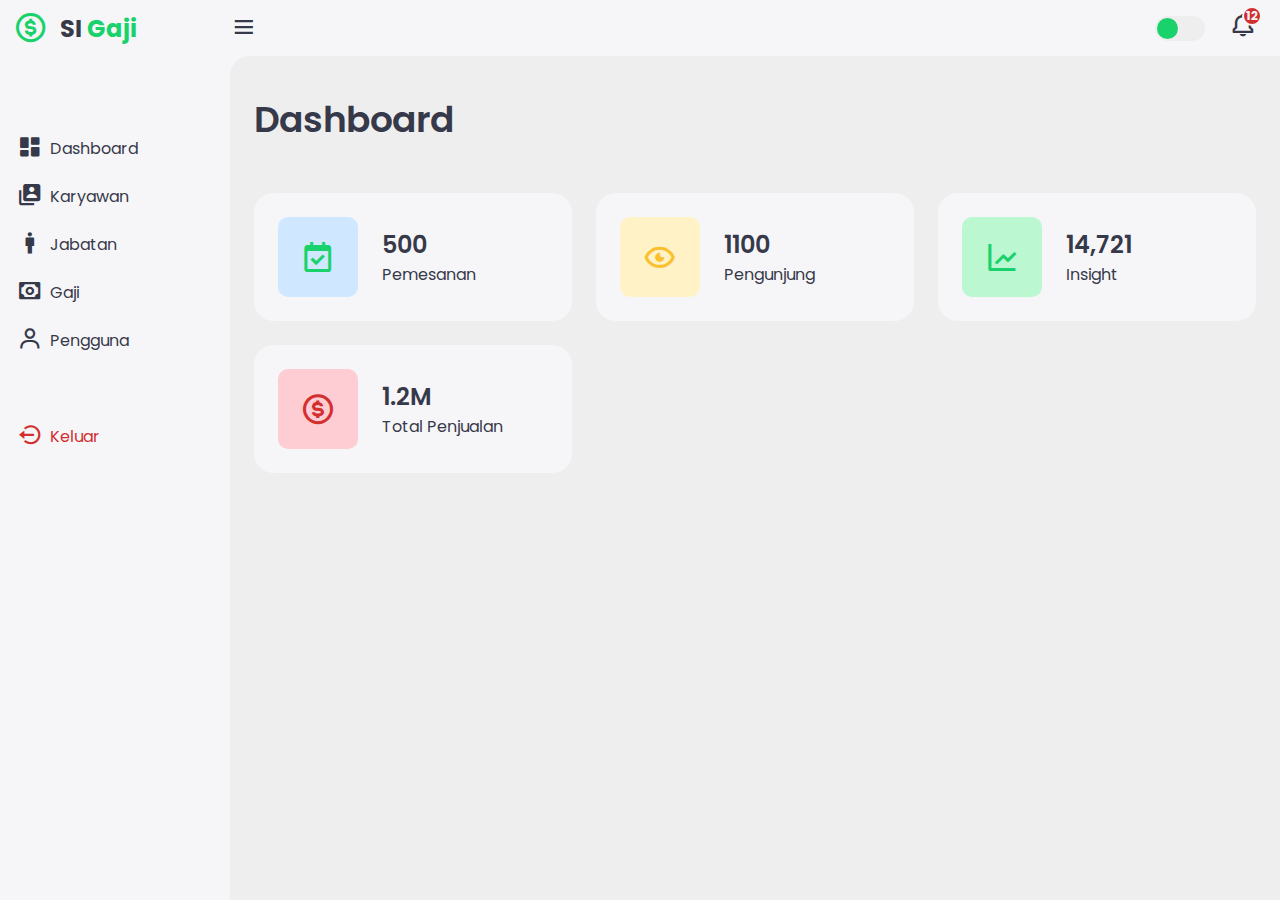
<file: index.html>
<!DOCTYPE html>
<html lang="id">

<head>
    <meta charset="UTF-8">
    <meta name="viewport" content="width=device-width, initial-scale=1.0">
    <meta name="description" content="Sistem Informasi Koperasi Unit Desa (KUD) menyediakan informasi tentang dashboard, tabungan, peminjaman, dan lain-lain.">
    <link href='https://unpkg.com/boxicons@2.1.4/css/boxicons.min.css' rel='stylesheet'>
    <link rel="stylesheet" href="style.css">
    <title>Sistem Informasi Penggajian Karyawan</title>
</head>

<body>

    <!-- Sidebar -->
    <div class="sidebar">
        <a href="#" class="logo">
            <i class='bx bx-dollar-circle' ></i>    
            <div class="logo-name"><span>SI </span>Gaji</div>
        </a>
        <ul class="side-menu">
            <li><a href="index.html"><i class='bx bxs-dashboard'></i>Dashboard</a></li>
            <li><a href="karyawan.html"><i class='bx bxs-user-account'></i>Karyawan</a></li>
            <li><a href="jabatan.html"><i class='bx bx-male'></i>Jabatan</a></li>
            <li><a href="gaji.html"><i class='bx bx-money'></i>Gaji</a></li>
            <li><a href="pengguna.html"><i class='bx bx-user'></i>Pengguna</a></li>
        </ul>
        <ul class="side-menu">
            <li>
                <a href="#" class="logout">
                    <i class='bx bx-log-out-circle'></i>
                    Keluar
                </a>
            </li>
        </ul>
    </div>
    <!-- End of Sidebar -->

    <!-- Main Content -->
    <div class="content">
        <!-- Navbar -->
        <nav>
            <i class='bx bx-menu'></i>
            <form action="#">
            </form>
            <input type="checkbox" id="theme-toggle" hidden>
            <label for="theme-toggle" class="theme-toggle"></label>
            <a href="#" class="notif">
                <i class='bx bx-bell'></i>
                <span class="count">12</span>
            </a>
        </nav>

        <!-- End of Navbar -->

        <main>
            <div class="header">
                <div class="left">
                    <h1>Dashboard</h1>
                </div>
            </div>

            <!-- Insights -->
            <ul class="insights">
                <li>
                    <i class='bx bx-calendar-check'></i>
                    <span class="info">
                        <h3>
                            500
                        </h3>
                        <p>Pemesanan</p>
                    </span>
                </li>
                <li><i class='bx bx-show-alt'></i>
                    <span class="info">
                        <h3>
                            1100
                        </h3>
                        <p>Pengunjung</p>
                    </span>
                </li>
                <li><i class='bx bx-line-chart'></i>
                    <span class="info">
                        <h3>
                            14,721
                        </h3>
                        <p>Insight</p>
                    </span>
                </li>
                <li><i class='bx bx-dollar-circle'></i>
                    <span class="info">
                        <h3>
                            1.2M
                        </h3>
                        <p>Total Penjualan</p>
                    </span>
                </li>
            </ul>
            <!-- End of Insights -->
            </div>

        </main>

    </div>

    <script src="index.js"></script>
</body>

</html>
</html>
</html>
</file>
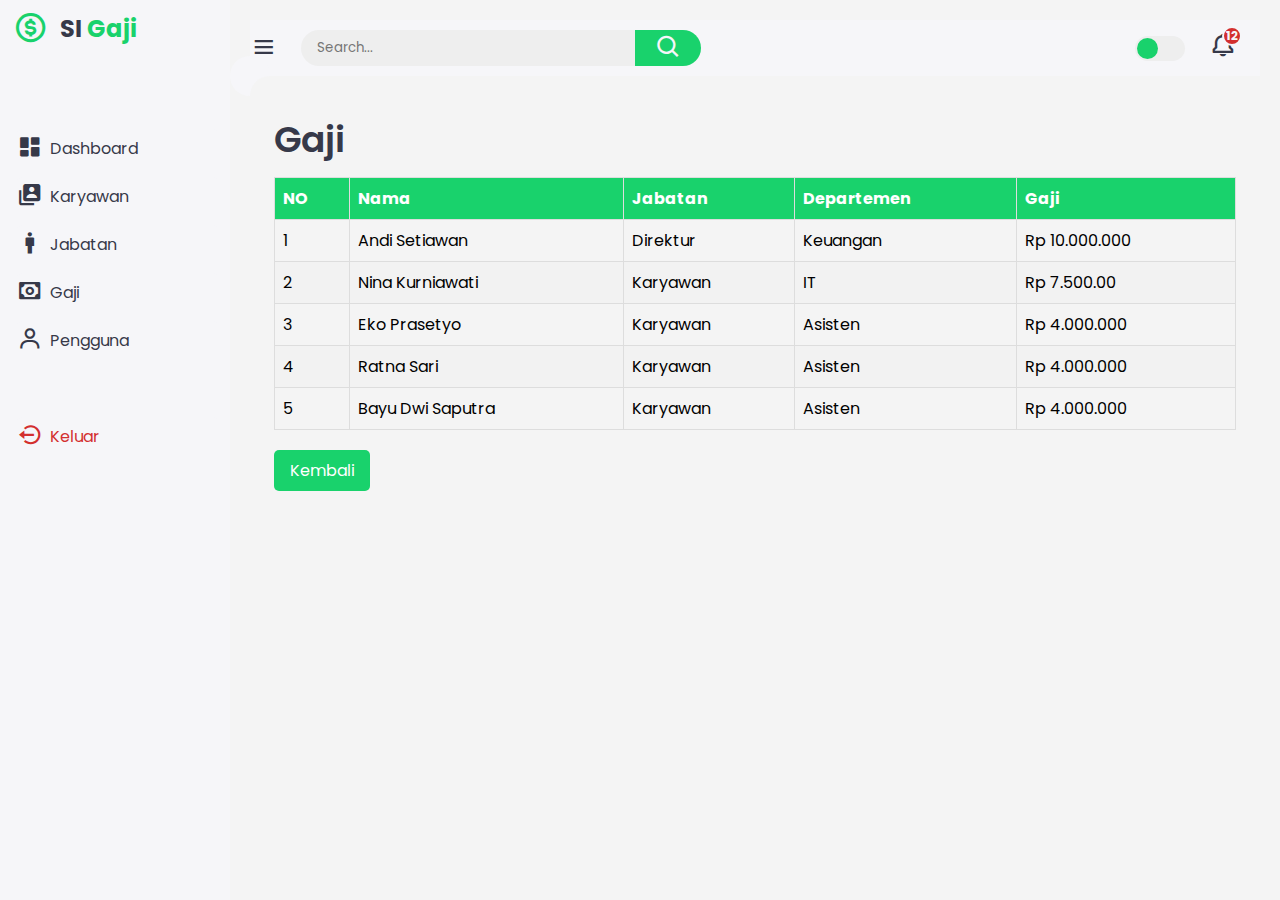
<file: gaji.html>
<!DOCTYPE html>
<html lang="id">

<head>
    <meta charset="UTF-8">
    <meta name="viewport" content="width=device-width, initial-scale=1.0">
    <link href='https://unpkg.com/boxicons@2.1.4/css/boxicons.min.css' rel='stylesheet'>
    <link rel="stylesheet" href="style.css">
    <title>Sistem Informasi Kursus Online</title>
    <style>
        body {
            font-family: Arial, sans-serif;
            padding: 20px;
            background-color: #f4f4f4;
        }
        table {
            width: 100%;
            border-collapse: collapse;
        }
        th, td {
            border: 1px solid #ddd;
            padding: 8px;
            text-align: left;
        }
        th {
            background-color: #19d26c;
            color: white;
        }
        tr:nth-child(even) {
            background-color: #f2f2f2;
        }
        .back-button {
            padding: 8px 16px;
            background-color: #19d26c;
            color: white;
            text-decoration: none;
            border-radius: 5px;
            display: inline-block;
            margin-top: 20px;
        }
        .back-button:hover {
            background-color: #c0d219;
        }
    </style>
</head>

<body>
    <!-- Sidebar -->
    <div class="sidebar">
        <a href="#" class="logo">
            <i class='bx bx-dollar-circle' ></i>    
            <div class="logo-name"><span>SI </span>Gaji</div>
        </a>
        <ul class="side-menu">
            <li><a href="index.html"><i class='bx bxs-dashboard'></i>Dashboard</a></li>
            <li><a href="karyawan.html"><i class='bx bxs-user-account'></i>Karyawan</a></li>
            <li><a href="jabatan.html"><i class='bx bx-male'></i>Jabatan</a></li>
            <li><a href="gaji.html"><i class='bx bx-money'></i>Gaji</a></li>
            <li><a href="pengguna.html"><i class='bx bx-user'></i>Pengguna</a></li>
        </ul>
        <ul class="side-menu">
            <li>
                <a href="#" class="logout">
                    <i class='bx bx-log-out-circle'></i>
                    Keluar
                </a>
            </li>
        </ul>
    </div>
    <!-- End of Sidebar -->

    <!-- Main Content -->
    <div class="content">
        <!-- Navbar -->
        <nav>
            <i class='bx bx-menu'></i>
            <form action="#">
                <div class="form-input">
                    <input type="search" placeholder="Search...">
                    <button class="search-btn" type="submit"><i class='bx bx-search'></i></button>
                </div>
            </form>
            <input type="checkbox" id="theme-toggle" hidden>
            <label for="theme-toggle" class="theme-toggle"></label>
            <a href="#" class="notif">
                <i class='bx bx-bell'></i>
                <span class="count">12</span>
            </a>
        </nav>

        <!-- End of Navbar -->

        <main>
            <div class="header">
                <div class="left">
                    <h1>Gaji</h1>
                </div>
            </div>
            <table>
                <thead>
                    <tr>
                        <th>NO</th>
                        <th>Nama</th>
                        <th>Jabatan</th>
                        <th>Departemen</th>
                        <th>Gaji</th>
                        
                    </tr>
                </thead>
                <tbody>
                    <tr>
                        <td>1</td>
                        <td>Andi Setiawan</td>
                        <td>Direktur</td>
                        <td>Keuangan</td>
                        <td>Rp 10.000.000</td>
                    </tr>
                    <tr>
                        <td>2</td>
                        <td>Nina Kurniawati</td>
                        <td>Karyawan</td>
                        <td>IT</td>
                        <td>Rp 7.500.00</td>
                    </tr>
                    <tr>
                        <td>3</td>
                        <td>Eko Prasetyo</td>
                        <td>Karyawan</td>
                        <td>Asisten</td>
                        <td>Rp 4.000.000</td>
                    </tr>
                    <tr>
                        <td>4</td>
                        <td>Ratna Sari</td>
                        <td>Karyawan</td>
                        <td>Asisten</td>
                        <td>Rp 4.000.000</td>
                    </tr>
                    <tr>
                        <td>5</td>
                        <td>Bayu Dwi Saputra</td>
                        <td>Karyawan</td>
                        <td>Asisten</td>
                        <td>Rp 4.000.000</td>
                    </tr>
                </tbody>
            </table>
            <a href="javascript:history.back()" class="back-button">Kembali</a>
        </main>

    </div>

    <script src="index.js"></script>
</body>

</html>
</html>
</file>
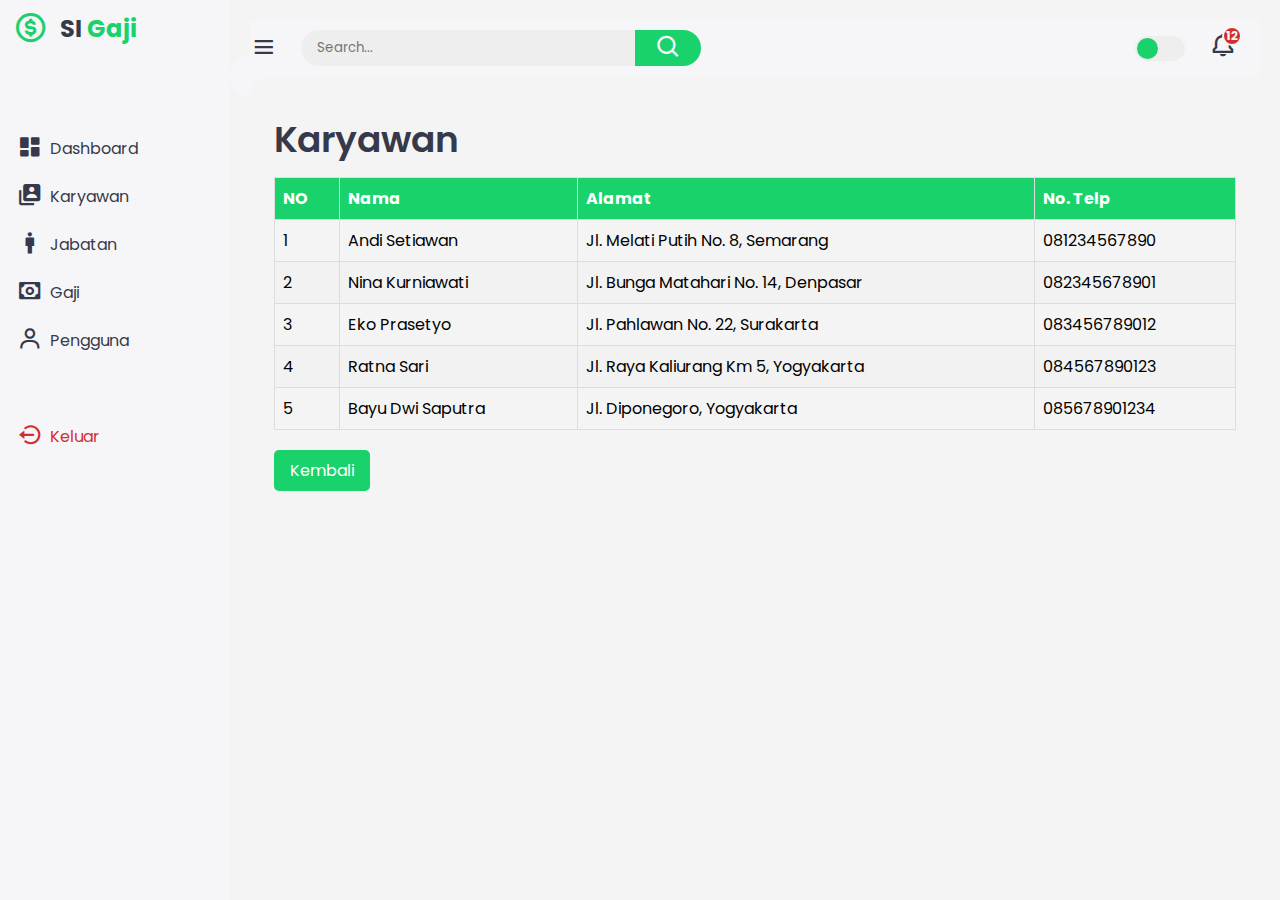
<file: jabatan.html>
<!DOCTYPE html>
<html lang="id">

<head>
    <meta charset="UTF-8">
    <meta name="viewport" content="width=device-width, initial-scale=1.0">
    <link href='https://unpkg.com/boxicons@2.1.4/css/boxicons.min.css' rel='stylesheet'>
    <link rel="stylesheet" href="style.css">
    <title>Sistem Informasi Kursus Online</title>
    <style>
        body {
            font-family: Arial, sans-serif;
            padding: 20px;
            background-color: #f4f4f4;
        }
        table {
            width: 100%;
            border-collapse: collapse;
        }
        th, td {
            border: 1px solid #ddd;
            padding: 8px;
            text-align: left;
        }
        th {
            background-color: #19d26c;
            color: white;
        }
        tr:nth-child(even) {
            background-color: #f2f2f2;
        }
        .back-button {
            padding: 8px 16px;
            background-color: #19d26c;
            color: white;
            text-decoration: none;
            border-radius: 5px;
            display: inline-block;
            margin-top: 20px;
        }
        .back-button:hover {
            background-color: #c0d219;
        }
    </style>
</head>

<body>
    <!-- Sidebar -->
    <div class="sidebar">
        <a href="#" class="logo">
            <i class='bx bx-dollar-circle' ></i>    
            <div class="logo-name"><span>SI </span>Gaji</div>
        </a>
        <ul class="side-menu">
            <li><a href="index.html"><i class='bx bxs-dashboard'></i>Dashboard</a></li>
            <li><a href="karyawan.html"><i class='bx bxs-user-account'></i>Karyawan</a></li>
            <li><a href="jabatan.html"><i class='bx bx-male'></i>Jabatan</a></li>
            <li><a href="gaji.html"><i class='bx bx-money'></i>Gaji</a></li>
            <li><a href="pengguna.html"><i class='bx bx-user'></i>Pengguna</a></li>
        </ul>
        <ul class="side-menu">
            <li>
                <a href="#" class="logout">
                    <i class='bx bx-log-out-circle'></i>
                    Keluar
                </a>
            </li>
        </ul>
    </div>
    <!-- End of Sidebar -->

    <!-- Main Content -->
    <div class="content">
        <!-- Navbar -->
        <nav>
            <i class='bx bx-menu'></i>
            <form action="#">
                <div class="form-input">
                    <input type="search" placeholder="Search...">
                    <button class="search-btn" type="submit"><i class='bx bx-search'></i></button>
                </div>
            </form>
            <input type="checkbox" id="theme-toggle" hidden>
            <label for="theme-toggle" class="theme-toggle"></label>
            <a href="#" class="notif">
                <i class='bx bx-bell'></i>
                <span class="count">12</span>
            </a>
        </nav>

        <!-- End of Navbar -->

        <main>
            <div class="header">
                <div class="left">
                    <h1>Karyawan</h1>
                </div>
            </div>
            <table>
                <thead>
                    <tr>
                        <th>NO</th>
                        <th>Nama</th>
                        <th>Alamat</th>
                        <th>No. Telp</th>
                    </tr>
                </thead>
                <tbody>
                    <tr>
                        <td>1</td>
                        <td>Andi Setiawan</td>
                        <td>Jl. Melati Putih No. 8, Semarang</td>
                        <td>081234567890</td>
                    </tr>
                    <tr>
                        <td>2</td>
                        <td>Nina Kurniawati</td>
                        <td>Jl. Bunga Matahari No. 14, Denpasar</td>
                        <td>082345678901</td>
                    </tr>
                    <tr>
                        <td>3</td>
                        <td>Eko Prasetyo</td>
                        <td>Jl. Pahlawan No. 22, Surakarta</td>
                        <td>083456789012</td>
                    </tr>
                    <tr>
                        <td>4</td>
                        <td>Ratna Sari</td>
                        <td>Jl. Raya Kaliurang Km 5, Yogyakarta</td>
                        <td>084567890123</td>
                    </tr>
                    <tr>
                        <td>5</td>
                        <td>Bayu Dwi Saputra</td>
                        <td>Jl. Diponegoro, Yogyakarta</td>
                        <td>085678901234</td>
                    </tr>
                </tbody>
            </table>
            <a href="javascript:history.back()" class="back-button">Kembali</a>
        </main>

    </div>

    <script src="index.js"></script>
</body>

</html>
</html>
</file>
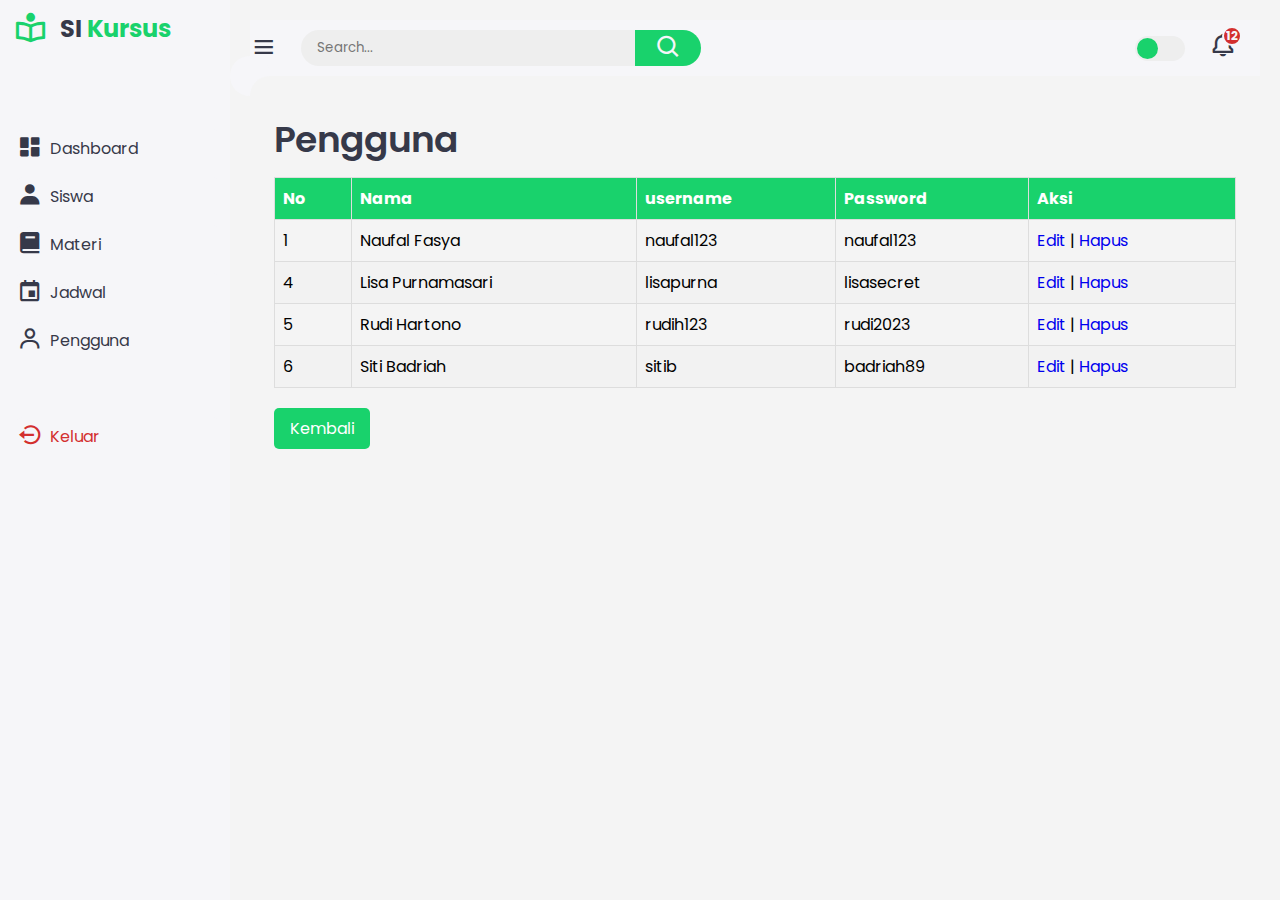
<file: pengguna.html>
<!DOCTYPE html>
<html lang="en">

<head>
    <meta charset="UTF-8">
    <meta name="viewport" content="width=device-width, initial-scale=1.0">
    <link href='https://unpkg.com/boxicons@2.1.4/css/boxicons.min.css' rel='stylesheet'>
    <link rel="stylesheet" href="style.css">
    <title>Sistem Informasi KUD</title>
</head>

<body>

    <!-- Sidebar -->
    <div class="sidebar">
        <a href="#" class="logo">
            <i class='bx bx-book-reader'></i>
            <div class="logo-name"><span>SI </span>Kursus</div>
        </a>
        <ul class="side-menu">
            <li><a href="index.html"><i class='bx bxs-dashboard'></i>Dashboard</a></li>
            <li><a href="siswa.html"><i class='bx bxs-user'></i>Siswa</a></li>
            <li><a href="materi.html"><i class='bx bxs-book'></i>Materi</a></li>
            <li><a href="jadwal.html"><i class='bx bx-calendar-event'></i>Jadwal</a></li>
            <li><a href="pengguna.html"><i class='bx bx-user'></i>Pengguna</a></li>
        </ul>
        <ul class="side-menu">
            <li>
                <a href="#" class="logout">
                    <i class='bx bx-log-out-circle'></i>
                    Keluar
                </a>
            </li>
        </ul>
    </div>
    <!-- End of Sidebar -->

    <!-- Main Content -->
    <div class="content">   
        <!-- Navbar -->
        <nav>
            <i class='bx bx-menu'></i>
            <form action="#">
                <div class="form-input">
                    <input type="search" placeholder="Search...">
                    <button class="search-btn" type="submit"><i class='bx bx-search'></i></button>
                </div>
            </form>
            <input type="checkbox" id="theme-toggle" hidden>
            <label for="theme-toggle" class="theme-toggle"></label>
            <a href="#" class="notif">
                <i class='bx bx-bell'></i>
                <span class="count">12</span>
            </a>
        </nav>

        <!-- End of Navbar -->

        <main>
            <div class="header">
                <div class="left">
                    <h1>Pengguna</h1>
                </div>
            </div>
            <style>
                body {
                    font-family: Arial, sans-serif;
                    padding: 20px;
                    background-color: #f4f4f4;
                }
                table {
                    width: 100%;
                    border-collapse: collapse;
                }
                th, td {
                    border: 1px solid #ddd;
                    padding: 8px;
                    text-align: left;
                }
                th {
                    background-color: #19d26c;
                    color: white;
                }
                tr:nth-child(even) {
                    background-color: #f2f2f2;
                }
                .back-button {
                    padding: 8px 16px;
                    background-color: #19d26c;
                    color: white;
                    text-decoration: none;
                    border-radius: 5px;
                    display: inline-block;
                    margin-top: 20px;
                }
                .back-button:hover {
                    background-color: #19d26c;
                }
            </style>
        </head>
        <body>
            <table>
                <thead>
                    <tr>
                        <th>No</th>
                        <th>Nama</th>
                        <th>username</th>
                        <th>Password</th>
                        <th>Aksi</th>
                    </tr>
                </thead>
                <tbody>
                    <tr>
                        <td>1</td>
                        <td>Naufal Fasya</td>
                        <td>naufal123</td>
                        <td>naufal123</td>
                        <td>
                            <a href="#">Edit</a> |
                            <a href="#">Hapus</a>
                        </td>
                    </tr>
                    <tr>
                        <td>4</td>
                        <td>Lisa Purnamasari</td>
                        <td>lisapurna</td>
                        <td>lisasecret</td>
                        <td>
                            <a href="#">Edit</a> |
                            <a href="#">Hapus</a>
                        </td>
                    </tr>
                    <tr>
                        <td>5</td>
                        <td>Rudi Hartono</td>
                        <td>rudih123</td>
                        <td>rudi2023</td>
                        <td>
                            <a href="#">Edit</a> |
                            <a href="#">Hapus</a>
                        </td>
                    </tr>
                    <tr>
                        <td>6</td>
                        <td>Siti Badriah</td>
                        <td>sitib</td>
                        <td>badriah89</td>
                        <td>
                            <a href="#">Edit</a> |
                            <a href="#">Hapus</a>
                        </td>
                    </tr>
                </tbody>
            </table>
            <a href="javascript:history.back()" class="back-button">Kembali</a>
           

            

        </main>

    </div>

    <script src="index.js"></script>
</body>

</html>
</html>
</file>
<file: style.css>
@import url('https://fonts.googleapis.com/css2?family=Poppins:wght@300;400;500;600;700;800&display=swap');

:root {
    --light: #f6f6f9;
    --primary: #19d26c;
    --light-primary: #CFE8FF;
    --grey: #eee;
    --dark-grey: #AAAAAA;
    --dark: #363949;
    --danger: #D32F2F;
	--light-danger: #FECDD3;
    --warning: #FBC02D;
    --light-warning: #FFF2C6;
    --success: #19d26c;
    --light-success: #BBF7D0;
}

*{
    margin: 0;
    padding: 0;
    box-sizing: border-box;
    font-family: 'Poppins', sans-serif;
}

.bx{
    font-size: 1.7rem;
}

a{
    text-decoration: none;
}

li{
    list-style: none;
}

html{
    overflow-x: hidden;
}

body.dark{
    --light: #181a1e;
    --grey: #25252c;
    --dark: #fbfbfb
}

body{
    background: var(--grey);
    overflow-x: hidden;
}

.sidebar{
    position: fixed;
    top: 0;
    left: 0;
    background: var(--light);
    width: 230px;
    height: 100%;
    z-index: 2000;
    overflow-x: hidden;
    scrollbar-width: none;
    transition: all 0.3s ease;
}

.sidebar::-webkit-scrollbar{
    display: none;
}

.sidebar.close{
    width: 60px;
}

.sidebar .logo{
    font-size: 24px;
    font-weight: 700;
    height: 56px;
    display: flex;
    align-items: center;
    color: var(--primary);
    z-index: 500;
    padding-bottom: 20px;
    box-sizing: content-box;
}

.sidebar .logo .logo-name span{
    color: var(--dark);
}

.sidebar .logo .bx{
    min-width: 60px;
    display: flex;
    justify-content: center;
    font-size: 2.2rem;
}

.sidebar .side-menu{
    width: 100%;
    margin-top: 48px;
}

.sidebar .side-menu li{
    height: 48px;
    background: transparent;
    margin-left: 6px;
    border-radius: 48px 0 0 48px;
    padding: 4px;
}

.sidebar .side-menu li.active{
    background: var(--grey);
    position: relative;
}

.sidebar .side-menu li.active::before{
    content: "";
    position: absolute;
    width: 40px;
    height: 40px;
    border-radius: 50%;
    top: -40px;
    right: 0;
    box-shadow: 20px 20px 0 var(--grey);
    z-index: -1;
}

.sidebar .side-menu li.active::after{
    content: "";
    position: absolute;
    width: 40px;
    height: 40px;
    border-radius: 50%;
    bottom: -40px;
    right: 0;
    box-shadow: 20px -20px 0 var(--grey);
    z-index: -1;
}

.sidebar .side-menu li a{
    width: 100%;
    height: 100%;
    background: var(--light);
    display: flex;
    align-items: center;
    border-radius: 48px;
    font-size: 16px;
    color: var(--dark);
    white-space: nowrap;
    overflow-x: hidden;
    transition: all 0.3s ease;
}

.sidebar .side-menu li.active a{
    color: var(--success);
}

.sidebar.close .side-menu li a{
    width: calc(48px - (4px * 2));
    transition: all 0.3s ease;
}

.sidebar .side-menu li a .bx{
    min-width: calc(60px - ((4px + 6px) * 2));
    display: flex;
    font-size: 1.6rem;
    justify-content: center;
}

.sidebar .side-menu li a.logout{
    color: var(--danger);
}

.content{
    position: relative;
    width: calc(100% - 230px);
    left: 230px;
    transition: all 0.3s ease;
}

.sidebar.close~.content{
    width: calc(100% - 60px);
    left: 60px;
}

.content nav{
    height: 56px;
    background: var(--light);
    padding: 0 24px 0 0;
    display: flex;
    align-items: center;
    grid-gap: 24px;
    position: sticky;
    top: 0;
    left: 0;
    z-index: 1000;
}

.content nav::before{
    content: "";
    position: absolute;
    width: 40px;
    height: 40px;
    bottom: -40px;
    left: 0;
    border-radius: 50%;
    box-shadow: -20px -20px 0 var(--light);
}

.content nav a{
    color: var(--dark);
}

.content nav .bx.bx-menu{
    cursor: pointer;
    color: var(--dark);
}

.content nav form{
    max-width: 400px;
    width: 100%;
    margin-right: auto;
}

.content nav form .form-input{
    display: flex;
    align-items: center;
    height: 36px;
}

.content nav form .form-input input{
    flex-grow: 1;
    padding: 0 16px;
    height: 100%;
    border: none;
    background: var(--grey);
    border-radius: 36px 0 0 36px;
    outline: none;
    width: 100%;
    color: var(--dark);
}

.content nav form .form-input button{
    width: 80px;
    height: 100%;
    display: flex;
    justify-content: center;
    align-items: center;
    background: var(--primary);
    color: var(--light);
    font-size: 18px;
    border: none;
    outline: none;
    border-radius: 0 36px 36px 0;
    cursor: pointer;
}

.content nav .notif{
    font-size: 20px;
    position: relative;
}

.content nav .notif .count{
    position: absolute;
    top: -6px;
    right: -6px;
    width: 20px;
    height: 20px;
    background: var(--danger);
    border-radius: 50%;
    color: var(--light);
    border: 2px solid var(--light);
    font-weight: 700;
    font-size: 12px;
    display: flex;
    align-items: center;
    justify-content: center;
}

.content nav .profile img{
    width: 36px;
    height: 36px;
    object-fit: cover;
    border-radius: 50%;
}

.content nav .theme-toggle{
    display: block;
    min-width: 50px;
    height: 25px;
    background: var(--grey);
    cursor: pointer;
    position: relative;
    border-radius: 25px;
}

.content nav .theme-toggle::before{
    content: "";
    position: absolute;
    top: 2px;
    left: 2px;
    bottom: 2px;
    width: calc(25px - 4px);
    background: var(--primary);
    border-radius: 50%;
    transition: all 0.3s ease;
}

.content nav #theme-toggle:checked+.theme-toggle::before{
    left: calc(100% - (25px - 4px) - 2px);
}

.content main{
    width: 100%;
    padding: 36px 24px;
    max-height: calc(100vh - 56px);
}

.content main .header{
    display: flex;
    align-items: center;
    justify-content: space-between;
    grid-gap: 16px;
    flex-wrap: wrap;
}

.content main .header .left h1{
    font-size: 36px;
    font-weight: 600;
    margin-bottom: 10px;
    color: var(--dark);
}

.content main .header .left .breadcrumb{
    display: flex;
    align-items: center;
    grid-gap: 16px;
}

.content main .header .left .breadcrumb li{
    color: var(--dark);
}

.content main .header .left .breadcrumb li a{
    color: var(--dark-grey);
    pointer-events: none;
}

.content main .header .left .breadcrumb li a.active{
    color: var(--primary);
    pointer-events: none;
}

.content main .header .report{
    height: 36px;
    padding: 0 16px;
    border-radius: 36px;
    background: var(--primary);
    color: var(--light);
    display: flex;
    align-items: center;
    justify-content: center;
    grid-gap: 10px;
    font-weight: 500;
}

.content main .insights{
    display: grid;
    grid-template-columns: repeat(auto-fit, minmax(240px, 1fr));
    grid-gap: 24px;
    margin-top: 36px;
}

.content main .insights li{
    padding: 24px;
    background: var(--light);
    border-radius: 20px;
    display: flex;
    align-items: center;
    grid-gap: 24px;
    cursor: pointer;
}

.content main .insights li .bx{
    width: 80px;
    height: 80px;
    border-radius: 10px;
    font-size: 36px;
    display: flex;
    align-items: center;
    justify-content: center;
}

.content main .insights li:nth-child(1) .bx{
    background: var(--light-primary);
    color: var(--primary);
}

.content main .insights li:nth-child(2) .bx{
    background: var(--light-warning);
    color: var(--warning);
}

.content main .insights li:nth-child(3) .bx{
    background: var(--light-success);
    color: var(--success);
}

.content main .insights li:nth-child(4) .bx{
    background: var(--light-danger);
    color: var(--danger);
}

.content main .insights li .info h3{
    font-size: 24px;
    font-weight: 600;
    color: var(--dark);
}

.content main .insights li .info p{
    color: var(--dark);
}

.content main .bottom-data{
    display: flex;
    flex-wrap: wrap;
    grid-gap: 24px;
    margin-top: 24px;
    width: 100%;
    color: var(--dark);
}

.content main .bottom-data>div{
    border-radius: 20px;
    background: var(--light);
    padding: 24px;
    overflow-x: auto;
}

.content main .bottom-data .header{
    display: flex;
    align-items: center;
    grid-gap: 16px;
    margin-bottom: 24px;
}

.content main .bottom-data .header h3{
    margin-right: auto;
    font-size: 24px;
    font-weight: 600;
}

.content main .bottom-data .header .bx{
    cursor: pointer;
}

.content main .bottom-data .orders{
    flex-grow: 1;
    flex-basis: 500px;
}

.content main .bottom-data .orders table{
    width: 100%;
    border-collapse: collapse;
}

.content main .bottom-data .orders table th{
    padding-bottom: 12px;
    font-size: 13px;
    text-align: left;
    border-bottom: 1px solid var(--grey);
}

.content main .bottom-data .orders table td{
    padding: 16px 0;
}

.content main .bottom-data .orders table tr td:first-child{
    display: flex;
    align-items: center;
    grid-gap: 12px;
    padding-left: 6px;
}

.content main .bottom-data .orders table td img{
    width: 36px;
    height: 36px;
    border-radius: 50%;
    object-fit: cover;
}

.content main .bottom-data .orders table tbody tr{
    cursor: pointer;
    transition: all 0.3s ease;
}

.content main .bottom-data .orders table tbody tr:hover{
    background: var(--grey);
}

.content main .bottom-data .orders table tr td .status{
    font-size: 10px;
    padding: 6px 16px;
    color: var(--light);
    border-radius: 20px;
    font-weight: 700;
}

.content main .bottom-data .orders table tr td .status.completed{
    background: var(--success);
}

.content main .bottom-data .orders table tr td .status.process{
    background: var(--primary);
}

.content main .bottom-data .orders table tr td .status.pending{
    background: var(--warning);
}

.content main .bottom-data .reminders{
    flex-grow: 1;
    flex-basis: 300px;
}

.content main .bottom-data .reminders .task-list{
    width: 100%;
}

.content main .bottom-data .reminders .task-list li{
    width: 100%;
    margin-bottom: 16px;
    background: var(--grey);
    padding: 14px 10px;
    border-radius: 10px;
    display: flex;
    align-items: center;
    justify-content: space-between;
}

.content main .bottom-data .reminders .task-list li .task-title{
    display: flex;
    align-items: center;
}

.content main .bottom-data .reminders .task-list li .task-title p{
    margin-left: 6px;
}

.content main .bottom-data .reminders .task-list li .bx{
  cursor: pointer;  
}

.content main .bottom-data .reminders .task-list li.completed{
    border-left: 10px solid var(--success);
}

.content main .bottom-data .reminders .task-list li.not-completed{
    border-left: 10px solid var(--danger);
}

.content main .bottom-data .reminders .task-list li:last-child{
   margin-bottom: 0;
}

@media screen and (max-width: 768px) {
    .sidebar{
        width: 200px;
    }

    .content{
        width: calc(100% - 60px);
        left: 200px;
    }

}

@media screen and (max-width: 576px) {
    
    .content nav form .form-input input{
        display: none;
    }

    .content nav form .form-input button{
        width: auto;
        height: auto;
        background: transparent;
        color: var(--dark);
        border-radius: none;
    }

    .content nav form.show .form-input input{
        display: block;
        width: 100%;
    }

    .content nav form.show .form-input button{
        width: 36px;
        height: 100%;
        color: var(--light);
        background: var(--danger);
        border-radius: 0 36px 36px 0;
    }

    .content nav form.show~.notif, .content nav form.show~.profile{
        display: none;
    }

    .content main .insights {
        grid-template-columns: 1fr;
    }

    .content main .bottom-data .header{
        min-width: 340px;
    }

    .content main .bottom-data .orders table{
        min-width: 340px;
    }

    .content main .bottom-data .reminders .task-list{
        min-width: 340px;
    }

}
</file>
